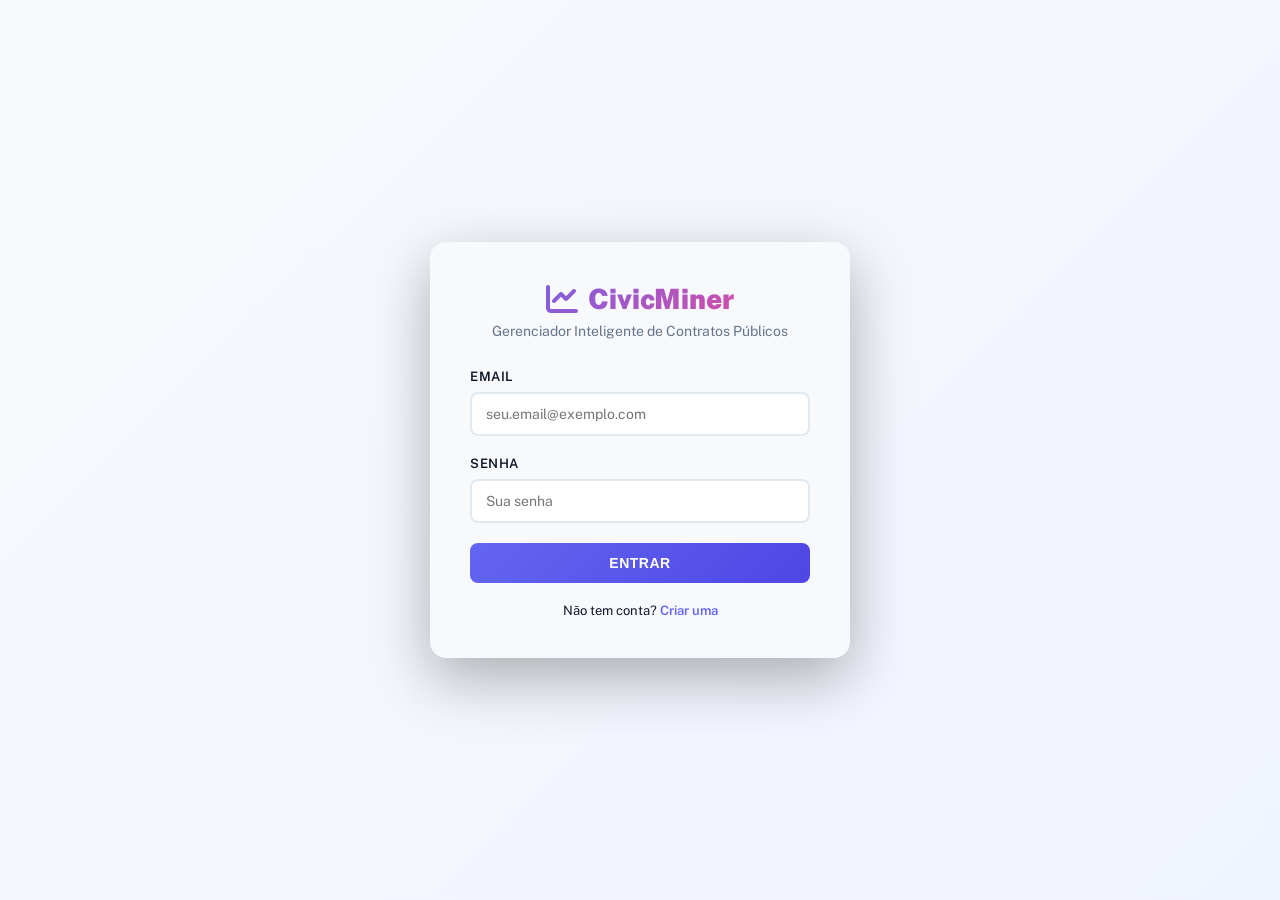
<file: templates/index.html>
<!DOCTYPE html>
<html lang="pt-BR">

<head>
    <meta charset="UTF-8">
    <meta name="viewport" content="width=device-width, initial-scale=1.0">
    <title>CivicMiner - Gerenciador de Contratos</title>
    <link
        href="https://fonts.googleapis.com/css2?family=Chivo:wght@700;900&family=Public+Sans:wght@400;500;600;700&display=swap"
        rel="stylesheet">
    <link href="https://cdnjs.cloudflare.com/ajax/libs/font-awesome/6.4.0/css/all.min.css" rel="stylesheet">
    <style>
        * {
            margin: 0;
            padding: 0;
            box-sizing: border-box;
        }

        :root {
            --background: #f8f9fc;
            --foreground: #0f172a;
            --card: #ffffff;
            --primary: #6366f1;
            --primary-dark: #4f46e5;
            --muted: #e2e8f0;
            --muted-foreground: #64748b;
            --accent: #ec4899;
            --success: #10b981;
            --warning: #f59e0b;
            --error: #ef4444;
            --shadow-hover: 0 20px 50px rgba(99, 102, 241, 0.25);
        }

        body.dark-mode {
            --background: #0f172a;
            --foreground: #f1f5f9;
            --card: #1e293b;
            --muted: #334155;
            --muted-foreground: #cbd5e1;
        }

        html {
            scroll-behavior: smooth;
        }

        body {
            font-family: 'Public Sans', sans-serif;
            background: var(--background);
            color: var(--foreground);
            transition: background 0.3s, color 0.3s;
            min-height: 100vh;
        }

        ::-webkit-scrollbar {
            width: 8px;
        }

        ::-webkit-scrollbar-track {
            background: var(--muted);
        }

        ::-webkit-scrollbar-thumb {
            background: var(--muted-foreground);
            border-radius: 4px;
        }

        ::-webkit-scrollbar-thumb:hover {
            background: var(--primary);
        }

        @keyframes spin {
            to {
                transform: rotate(360deg);
            }
        }

        @keyframes fadeIn {
            from {
                opacity: 0;
                transform: translateY(10px);
            }

            to {
                opacity: 1;
                transform: translateY(0);
            }
        }

        @keyframes slideIn {
            from {
                opacity: 0;
                transform: translateX(-20px);
            }

            to {
                opacity: 1;
                transform: translateX(0);
            }
        }

        .login-page {
            display: flex;
            align-items: center;
            justify-content: center;
            min-height: 100vh;
            background: linear-gradient(135deg, #f8f9fc 0%, #f0f4ff 100%);
        }

        .login-container {
            background: var(--background);
            border-radius: 16px;
            box-shadow: 0 20px 60px rgba(0, 0, 0, 0.3);
            width: 90%;
            max-width: 420px;
            padding: 40px;
            animation: fadeIn 0.5s ease-out;
        }

        .login-header {
            text-align: center;
            margin-bottom: 30px;
        }

        .logo-text {
            font-size: 28px;
            font-weight: 900;
            background: linear-gradient(135deg, var(--primary), var(--accent));
            -webkit-background-clip: text;
            -webkit-text-fill-color: transparent;
            background-clip: text;
            margin-bottom: 8px;
            display: flex;
            align-items: center;
            justify-content: center;
            gap: 10px;
        }

        .logo-icon {
            font-size: 32px;
        }

        .login-subtitle {
            color: var(--muted-foreground);
            font-size: 14px;
            margin-bottom: 30px;
        }

        .form-group {
            margin-bottom: 20px;
        }

        .form-label {
            display: block;
            font-size: 13px;
            font-weight: 600;
            margin-bottom: 8px;
            color: var(--foreground);
            text-transform: uppercase;
            letter-spacing: 0.5px;
        }

        .form-input {
            width: 100%;
            padding: 12px 14px;
            border: 2px solid var(--muted);
            border-radius: 8px;
            background: var(--card);
            color: var(--foreground);
            font-size: 14px;
            transition: all 0.2s;
            font-family: 'Public Sans', sans-serif;
        }

        .form-input:focus {
            outline: none;
            border-color: var(--primary);
            box-shadow: 0 0 0 3px rgba(99, 102, 241, 0.1);
        }

        .password-strength {
            margin-top: 6px;
            display: flex;
            gap: 4px;
            height: 3px;
        }

        .strength-bar {
            flex: 1;
            background: var(--muted);
            border-radius: 2px;
            transition: all 0.3s;
        }

        .strength-bar.filled {
            background: var(--error);
        }

        .strength-bar.filled.medium {
            background: var(--warning);
        }

        .strength-bar.filled.strong {
            background: var(--success);
        }

        .password-requirements {
            font-size: 12px;
            color: var(--muted-foreground);
            margin-top: 8px;
            line-height: 1.6;
        }

        .requirement {
            display: flex;
            align-items: center;
            gap: 6px;
        }

        .requirement i {
            font-size: 10px;
            width: 16px;
            text-align: center;
        }

        .requirement.met {
            color: var(--success);
        }

        .form-button {
            width: 100%;
            padding: 12px;
            border: none;
            border-radius: 8px;
            background: linear-gradient(135deg, var(--primary), var(--primary-dark));
            color: white;
            font-weight: 600;
            cursor: pointer;
            transition: all 0.3s;
            font-size: 14px;
            text-transform: uppercase;
            letter-spacing: 0.5px;
        }

        .form-button:hover:not(:disabled) {
            transform: translateY(-2px);
            box-shadow: 0 10px 20px rgba(99, 102, 241, 0.3);
        }

        .form-button:disabled {
            opacity: 0.5;
            cursor: not-allowed;
        }

        .form-toggle {
            text-align: center;
            margin-top: 20px;
            font-size: 13px;
        }

        .form-toggle a {
            color: var(--primary);
            cursor: pointer;
            font-weight: 600;
            text-decoration: none;
        }

        .form-toggle a:hover {
            text-decoration: underline;
        }

        .dashboard-page {
            display: none;
            animation: fadeIn 0.5s ease-out;
        }

        .dashboard-page.active {
            display: block;
        }

        .profile-page {
            display: none;
            animation: fadeIn 0.5s ease-out;
        }

        .profile-page.active {
            display: block;
        }

        .header {
            background: var(--card);
            border-bottom: 1px solid var(--muted);
            padding: 16px 24px;
            display: flex;
            justify-content: space-between;
            align-items: center;
            position: sticky;
            top: 0;
            z-index: 100;
        }

        .header-left {
            display: flex;
            align-items: center;
            gap: 16px;
        }

        .header-logo {
            font-size: 20px;
            font-weight: 900;
            background: linear-gradient(135deg, var(--primary), var(--accent));
            -webkit-background-clip: text;
            -webkit-text-fill-color: transparent;
            background-clip: text;
            display: flex;
            align-items: center;
            gap: 8px;
        }

        .header-divider {
            width: 1px;
            height: 24px;
            background: var(--muted);
        }

        .header-user {
            font-size: 14px;
            color: var(--muted-foreground);
            cursor: pointer;
            transition: all 0.2s;
            padding: 8px 12px;
            border-radius: 6px;
        }

        .header-user:hover {
            background: var(--muted);
            color: var(--foreground);
        }

        .header-user-name {
            font-weight: 600;
            color: var(--foreground);
        }

        .header-user-company {
            font-size: 12px;
            color: var(--muted-foreground);
            display: block;
            font-weight: 400;
            margin-top: 2px;
        }

        .header-right {
            display: flex;
            align-items: center;
            gap: 12px;
        }

        .theme-toggle,
        .logout-btn,
        .profile-btn {
            background: none;
            border: none;
            cursor: pointer;
            font-size: 18px;
            color: var(--foreground);
            padding: 8px;
            border-radius: 6px;
            transition: all 0.2s;
            display: flex;
            align-items: center;
            justify-content: center;
        }

        .theme-toggle:hover {
            background: var(--muted);
            transform: scale(1.1);
        }

        .logout-btn:hover {
            background: rgba(239, 68, 68, 0.1);
            color: var(--error);
        }

        .profile-btn:hover {
            background: var(--primary);
            color: white;
        }

        .main-content {
            max-width: 1400px;
            margin: 0 auto;
            padding: 24px;
        }

        .stats-grid {
            display: grid;
            grid-template-columns: repeat(auto-fit, minmax(200px, 1fr));
            gap: 16px;
            margin-bottom: 30px;
        }

        .stat-card {
            background: var(--card);
            border: 1px solid var(--muted);
            border-radius: 12px;
            padding: 20px;
            animation: slideIn 0.3s ease-out;
            transition: all 0.3s cubic-bezier(0.4, 0, 0.2, 1);
            cursor: default;
        }

        .stat-card:hover {
            transform: translateY(-4px);
            box-shadow: var(--shadow-hover);
            border-color: var(--primary);
        }

        .stat-icon {
            font-size: 24px;
            margin-bottom: 12px;
            background: linear-gradient(135deg, var(--primary), var(--accent));
            -webkit-background-clip: text;
            -webkit-text-fill-color: transparent;
            background-clip: text;
        }

        .stat-label {
            font-size: 12px;
            color: var(--muted-foreground);
            text-transform: uppercase;
            letter-spacing: 0.5px;
            font-weight: 600;
            margin-bottom: 6px;
        }

        .stat-value {
            font-size: 32px;
            font-weight: 900;
            background: linear-gradient(135deg, var(--primary), var(--accent));
            -webkit-background-clip: text;
            -webkit-text-fill-color: transparent;
            background-clip: text;
        }

        .content-grid {
            display: grid;
            grid-template-columns: 1fr 1fr;
            gap: 20px;
            margin-bottom: 20px;
        }

        @media (max-width: 1024px) {
            .content-grid {
                grid-template-columns: 1fr;
            }
        }

        .card {
            background: var(--card);
            border: 1px solid var(--muted);
            border-radius: 12px;
            padding: 24px;
            animation: slideIn 0.3s ease-out;
            transition: all 0.3s cubic-bezier(0.4, 0, 0.2, 1);
        }

        .card:hover {
            border-color: var(--primary);
            box-shadow: var(--shadow-hover);
            transform: translateY(-4px);
        }

        .card-header {
            margin-bottom: 20px;
            padding-bottom: 16px;
            border-bottom: 1px solid var(--muted);
        }

        .card-title {
            font-size: 18px;
            font-weight: 700;
            color: var(--foreground);
            display: flex;
            align-items: center;
            gap: 8px;
        }

        .card-title i {
            color: var(--primary);
        }

        .search-section {
            display: flex;
            flex-direction: column;
            gap: 12px;
        }

        .input-group {
            position: relative;
        }

        .input-group input {
            width: 100%;
            padding: 12px 14px;
            border: 2px solid var(--muted);
            border-radius: 8px;
            background: var(--background);
            color: var(--foreground);
            font-size: 14px;
            transition: all 0.2s;
        }

        .input-group input:focus {
            outline: none;
            border-color: var(--primary);
            box-shadow: 0 0 0 3px rgba(99, 102, 241, 0.1);
        }

        .suggestions {
            position: absolute;
            top: 100%;
            left: 0;
            right: 0;
            background: var(--card);
            border: 2px solid var(--primary);
            border-top: none;
            border-radius: 0 0 8px 8px;
            max-height: 200px;
            overflow-y: auto;
            display: none;
            z-index: 10;
            box-shadow: 0 4px 12px rgba(0, 0, 0, 0.1);
        }

        .suggestions.active {
            display: block;
        }

        .suggestion-item {
            padding: 10px 14px;
            cursor: pointer;
            color: var(--foreground);
            transition: all 0.2s;
            border-bottom: 1px solid var(--muted);
            font-size: 13px;
        }

        .suggestion-item:hover {
            background: var(--primary);
            color: white;
        }

        .suggestion-item:last-child {
            border-bottom: none;
        }

        .history-chips {
            display: flex;
            flex-wrap: wrap;
            gap: 8px;
            margin-bottom: 12px;
        }

        .chip {
            background: var(--primary);
            color: white;
            padding: 8px 12px;
            border-radius: 20px;
            font-size: 12px;
            font-weight: 600;
            cursor: pointer;
            transition: all 0.2s;
            display: flex;
            align-items: center;
            gap: 6px;
        }

        .chip:hover {
            background: var(--primary-dark);
            transform: scale(1.05);
            box-shadow: 0 4px 12px rgba(99, 102, 241, 0.3);
        }

        .chip i {
            font-size: 10px;
        }

        .city-warning {
            display: none;
            padding: 12px;
            background: rgba(245, 158, 11, 0.1);
            border: 1px solid rgba(245, 158, 11, 0.3);
            border-radius: 8px;
            color: var(--warning);
            font-size: 13px;
            margin-bottom: 12px;
            animation: fadeIn 0.3s ease-out;
        }

        .city-warning.active {
            display: block;
        }

        .progress-section {
            display: none;
            margin: 20px 0;
            animation: fadeIn 0.3s ease-out;
        }

        .progress-section.active {
            display: block;
        }

        .progress-header {
            margin-bottom: 12px;
            display: flex;
            justify-content: space-between;
            align-items: center;
        }

        .progress-label {
            font-size: 13px;
            font-weight: 600;
            color: var(--foreground);
        }

        .progress-percent {
            font-size: 13px;
            font-weight: 700;
            color: var(--primary);
        }

        .progress-bar {
            width: 100%;
            height: 8px;
            background: var(--muted);
            border-radius: 4px;
            overflow: hidden;
        }

        .progress-fill {
            height: 100%;
            background: linear-gradient(90deg, var(--primary), var(--accent));
            width: 0%;
            transition: width 0.3s ease;
            border-radius: 4px;
        }

        .cancel-btn {
            width: 100%;
            padding: 10px;
            border: 2px solid var(--error);
            background: transparent;
            color: var(--error);
            border-radius: 8px;
            cursor: pointer;
            font-weight: 600;
            font-size: 13px;
            transition: all 0.2s;
            margin-top: 12px;
        }

        .cancel-btn:hover {
            background: rgba(239, 68, 68, 0.1);
            transform: translateY(-2px);
            box-shadow: 0 4px 12px rgba(239, 68, 68, 0.2);
        }

        .download-btn {
            width: 100%;
            padding: 12px;
            border: none;
            border-radius: 8px;
            background: linear-gradient(135deg, var(--primary), var(--primary-dark));
            color: white;
            font-weight: 600;
            cursor: pointer;
            transition: all 0.3s;
            font-size: 14px;
            margin-top: 16px;
            display: flex;
            align-items: center;
            justify-content: center;
            gap: 8px;
            text-transform: uppercase;
            letter-spacing: 0.5px;
        }

        .download-btn:hover:not(:disabled) {
            transform: translateY(-2px);
            box-shadow: 0 10px 20px rgba(99, 102, 241, 0.3);
        }

        .download-btn:disabled {
            opacity: 0.5;
            cursor: not-allowed;
        }

        .download-btn.downloading {
            background: var(--warning);
        }

        .files-section {
            max-height: 500px;
            overflow-y: auto;
        }

        .file-list {
            display: flex;
            flex-direction: column;
            gap: 10px;
        }

        .file-item {
            background: var(--background);
            border: 1px solid var(--muted);
            padding: 14px 16px;
            border-radius: 8px;
            display: flex;
            justify-content: space-between;
            align-items: center;
            transition: all 0.2s;
            animation: slideIn 0.3s ease-out;
            cursor: pointer;
        }

        .file-item:hover {
            border-color: var(--primary);
            background: var(--card);
            box-shadow: 0 4px 12px rgba(99, 102, 241, 0.15);
        }

        .file-info {
            display: flex;
            align-items: center;
            gap: 12px;
            flex: 1;
            min-width: 0;
            cursor: pointer;
        }

        .file-icon {
            font-size: 18px;
            color: var(--primary);
            flex-shrink: 0;
        }

        .file-name {
            font-size: 14px;
            color: var(--foreground);
            word-break: break-word;
            overflow: hidden;
            text-overflow: ellipsis;
            cursor: pointer;
            text-decoration: none;
            font-weight: 500;
        }

        .file-name:hover {
            text-decoration: underline;
            color: var(--primary);
        }

        .file-actions {
            display: flex;
            gap: 8px;
            flex-shrink: 0;
        }

        .file-btn {
            background: none;
            border: none;
            cursor: pointer;
            font-size: 16px;
            padding: 6px;
            border-radius: 4px;
            transition: all 0.2s;
            color: var(--muted-foreground);
        }

        .file-btn:hover {
            background: var(--muted);
            color: var(--foreground);
            transform: scale(1.1);
        }

        .file-btn.delete:hover {
            color: var(--error);
        }

        .empty-state {
            text-align: center;
            padding: 30px 20px;
            color: var(--muted-foreground);
        }

        .empty-icon {
            font-size: 40px;
            margin-bottom: 12px;
            opacity: 0.5;
        }

        .clear-all-btn {
            width: 100%;
            padding: 10px;
            border: 2px solid var(--error);
            background: transparent;
            color: var(--error);
            border-radius: 8px;
            cursor: pointer;
            font-weight: 600;
            font-size: 13px;
            transition: all 0.2s;
            margin-top: 16px;
        }

        .clear-all-btn:hover {
            background: rgba(239, 68, 68, 0.1);
            transform: translateY(-2px);
            box-shadow: 0 4px 12px rgba(239, 68, 68, 0.2);
        }

        .toast {
            position: fixed;
            bottom: 24px;
            right: 24px;
            background: #ffffff !important;
            background-color: #ffffff !important;
            border: 2px solid var(--muted);
            border-radius: 12px;
            padding: 18px 28px;
            box-shadow: 0 15px 40px rgba(0, 0, 0, 0.3);
            display: flex;
            align-items: center;
            gap: 14px;
            max-width: 450px;
            animation: slideIn 0.3s ease-out;
            z-index: 1000;
            opacity: 1 !important;
            filter: none !important;
            backdrop-filter: none !important;
            color: #0f172a;
            mix-blend-mode: normal;
            isolation: isolate;
        }

        .toast.success {
            border-color: var(--success);
            background: #d1fae5 !important;
            background-color: #d1fae5 !important;
            color: var(--foreground);
            opacity: 1 !important;
        }

        .toast.error {
            border-color: var(--error);
            background: #fee2e2 !important;
            background-color: #fee2e2 !important;
            color: var(--foreground);
            opacity: 1 !important;
        }

        .toast-icon {
            font-size: 24px;
            flex-shrink: 0;
        }

        .toast.success .toast-icon {
            color: var(--success);
        }

        .toast.error .toast-icon {
            color: var(--error);
        }

        .toast-content {
            flex: 1;
        }

        .toast-title {
            font-weight: 700;
            color: #0f172a;
            font-size: 15px;
            margin-bottom: 4px;
        }

        .toast-message {
            font-size: 14px;
            color: #0f172a;
            line-height: 1.4;
            font-weight: 500;
        }

        .toast-close {
            background: none;
            border: none;
            cursor: pointer;
            color: #0f172a;
            font-size: 18px;
            padding: 0;
            flex-shrink: 0;
        }

        .toast-close:hover {
            color: #000000;
        }

        #toastContainer {
            position: fixed;
            bottom: 24px;
            right: 24px;
            z-index: 2000;
            opacity: 1 !important;
            mix-blend-mode: normal;
            isolation: isolate;
        }

        #toastContainer .toast {
            opacity: 1 !important;
            background: #ffffff !important;
            background-color: #ffffff !important;
        }

        #toastContainer .toast.success {
            background: #d1fae5 !important;
            background-color: #d1fae5 !important;
        }

        #toastContainer .toast.error {
            background: #fee2e2 !important;
            background-color: #fee2e2 !important;
        }

        /* PROFILE PAGE STYLES */
        .profile-header {
            background: var(--card);
            border: 1px solid var(--muted);
            border-radius: 12px;
            padding: 40px;
            text-align: center;
            margin-bottom: 30px;
            transition: all 0.3s cubic-bezier(0.4, 0, 0.2, 1);
        }

        .profile-header:hover {
            box-shadow: var(--shadow-hover);
            border-color: var(--primary);
        }

        .profile-avatar {
            width: 120px;
            height: 120px;
            border-radius: 50%;
            background: linear-gradient(135deg, var(--primary), var(--accent));
            display: flex;
            align-items: center;
            justify-content: center;
            font-size: 48px;
            color: white;
            margin: 0 auto 20px;
            position: relative;
            cursor: pointer;
            transition: all 0.3s;
            overflow: hidden;
            background-size: cover;
            background-position: center;
        }

        .profile-avatar:hover {
            transform: scale(1.05);
            box-shadow: 0 10px 30px rgba(99, 102, 241, 0.3);
        }

        .profile-avatar-icon {
            font-size: 48px;
            color: white;
            transition: all 0.3s;
        }

        .profile-avatar.has-image .profile-avatar-icon {
            display: none;
        }

        .profile-avatar-overlay {
            position: absolute;
            bottom: -30px;
            right: -30px;
            width: 60px;
            height: 60px;
            background: var(--primary);
            border-radius: 50%;
            display: flex;
            align-items: center;
            justify-content: center;
            color: white;
            font-size: 18px;
            transition: all 0.3s;
        }

        .profile-avatar:hover .profile-avatar-overlay {
            bottom: 0;
            right: 0;
        }

        .profile-avatar input[type="file"] {
            display: none;
        }

        .profile-name {
            font-size: 28px;
            font-weight: 900;
            color: var(--foreground);
            margin-bottom: 8px;
        }

        .profile-email {
            font-size: 14px;
            color: var(--muted-foreground);
            margin-bottom: 20px;
        }

        .profile-stats {
            display: grid;
            grid-template-columns: repeat(3, 1fr);
            gap: 16px;
        }

        .profile-stat {
            text-align: center;
        }

        .profile-stat-value {
            font-size: 24px;
            font-weight: 900;
            color: var(--primary);
        }

        .profile-stat-label {
            font-size: 12px;
            color: var(--muted-foreground);
            text-transform: uppercase;
            margin-top: 4px;
        }

        .profile-grid {
            display: grid;
            grid-template-columns: repeat(2, 1fr);
            gap: 20px;
        }

        @media (max-width: 768px) {
            .profile-grid {
                grid-template-columns: 1fr;
            }

            .profile-stats {
                grid-template-columns: 1fr;
            }
        }

        .profile-section {
            background: var(--card);
            border: 1px solid var(--muted);
            border-radius: 12px;
            padding: 24px;
            transition: all 0.3s cubic-bezier(0.4, 0, 0.2, 1);
        }

        .profile-section:hover {
            border-color: var(--primary);
            box-shadow: var(--shadow-hover);
            transform: translateY(-4px);
        }

        .profile-section h3 {
            font-size: 16px;
            font-weight: 700;
            margin-bottom: 16px;
            color: var(--foreground);
            display: flex;
            align-items: center;
            gap: 8px;
        }

        .profile-section h3 i {
            color: var(--primary);
        }

        .back-button {
            display: inline-flex;
            align-items: center;
            gap: 8px;
            background: none;
            border: none;
            color: var(--primary);
            cursor: pointer;
            font-weight: 600;
            font-size: 14px;
            margin-bottom: 20px;
            transition: all 0.2s;
        }

        .back-button:hover {
            gap: 12px;
            color: var(--primary-dark);
        }

        .delete-button {
            width: 100%;
            padding: 12px;
            border: 2px solid var(--error);
            background: transparent;
            color: var(--error);
            border-radius: 8px;
            cursor: pointer;
            font-weight: 600;
            font-size: 14px;
            transition: all 0.3s;
            margin-top: 20px;
        }

        .delete-button:hover {
            background: rgba(239, 68, 68, 0.1);
            transform: translateY(-2px);
            box-shadow: 0 4px 12px rgba(239, 68, 68, 0.2);
        }

        .save-button {
            width: 100%;
            padding: 12px;
            border: none;
            background: linear-gradient(135deg, var(--primary), var(--primary-dark));
            color: white;
            border-radius: 8px;
            cursor: pointer;
            font-weight: 600;
            font-size: 14px;
            transition: all 0.3s;
            margin-top: 16px;
        }

        .save-button:hover {
            transform: translateY(-2px);
            box-shadow: 0 10px 20px rgba(99, 102, 241, 0.3);
        }

        .form-row {
            display: grid;
            grid-template-columns: repeat(2, 1fr);
            gap: 16px;
        }

        @media (max-width: 768px) {
            .form-row {
                grid-template-columns: 1fr;
            }
        }
    </style>
</head>

<body>
    <!-- Login Page -->
    <div class="login-page" id="loginPage">
        <div class="login-container">
            <div class="login-header">
                <div class="logo-text"><i class="fas fa-chart-line logo-icon"></i> CivicMiner</div>
                <div class="login-subtitle">Gerenciador Inteligente de Contratos Públicos</div>
            </div>

            <form id="loginForm">
                <div class="form-group">
                    <label class="form-label" for="loginEmail">Email</label>
                    <input type="email" id="loginEmail" class="form-input" placeholder="seu.email@exemplo.com" required>
                </div>
                <div class="form-group">
                    <label class="form-label" for="loginPassword">Senha</label>
                    <input type="password" id="loginPassword" class="form-input" placeholder="Sua senha" required>
                </div>
                <button type="submit" class="form-button">Entrar</button>
                <div class="form-toggle">Não tem conta? <a onclick="switchToRegister()">Criar uma</a></div>
            </form>

            <form id="registerForm" style="display: none;">
                <div class="form-group">
                    <label class="form-label" for="regName">Nome Completo</label>
                    <input type="text" id="regName" class="form-input" placeholder="Seu nome" required>
                </div>
                <div class="form-group">
                    <label class="form-label" for="regEmail">Email</label>
                    <input type="email" id="regEmail" class="form-input" placeholder="seu.email@exemplo.com" required>
                </div>
                <div class="form-group">
                    <label class="form-label" for="regPassword">Senha</label>
                    <input type="password" id="regPassword" class="form-input" placeholder="Mínimo 8 caracteres"
                        required>
                    <div class="password-strength" id="passwordStrength">
                        <div class="strength-bar"></div>
                        <div class="strength-bar"></div>
                        <div class="strength-bar"></div>
                    </div>
                    <div class="password-requirements">
                        <div class="requirement" id="req-length"><i class="fas fa-circle"></i> Mínimo 8 caracteres</div>
                        <div class="requirement" id="req-uppercase"><i class="fas fa-circle"></i> Uma letra maiúscula
                        </div>
                        <div class="requirement" id="req-lowercase"><i class="fas fa-circle"></i> Uma letra minúscula
                        </div>
                        <div class="requirement" id="req-number"><i class="fas fa-circle"></i> Um número</div>
                        <div class="requirement" id="req-special"><i class="fas fa-circle"></i> Um caractere especial
                            (!@#$%^&*)</div>
                    </div>
                </div>
                <div class="form-group">
                    <label class="form-label" for="regPasswordConfirm">Confirmar Senha</label>
                    <input type="password" id="regPasswordConfirm" class="form-input" placeholder="Confirme sua senha"
                        required>
                </div>
                <button type="submit" class="form-button" id="registerBtn" disabled>Criar Conta</button>
                <div class="form-toggle">Já tem conta? <a onclick="switchToLogin()">Entrar</a></div>
            </form>
        </div>
    </div>

    <!-- Dashboard -->
    <div class="dashboard-page" id="dashboardPage">
        <div class="header">
            <div class="header-left">
                <div class="header-logo"><i class="fas fa-chart-line"></i> CivicMiner</div>
                <div class="header-divider"></div>
                <div class="header-user" onclick="goToProfile()" title="Ver perfil">
                    Olá, <span class="header-user-name" id="userDisplayName">Usuário</span>
                    <span class="header-user-company" id="userCompanyDisplay"></span>
                </div>
            </div>
            <div class="header-right">
                <button class="profile-btn" onclick="goToProfile()" title="Meu Perfil"><i
                        class="fas fa-user-circle"></i></button>
                <button class="theme-toggle" onclick="toggleTheme()" title="Alternar tema"><i class="fas fa-moon"
                        id="themeIcon"></i></button>
                <button class="logout-btn" onclick="logout()" title="Sair"><i class="fas fa-power-off"></i></button>
            </div>
        </div>

        <div class="main-content">
            <div class="stats-grid">
                <div class="stat-card">
                    <div class="stat-icon"><i class="fas fa-file-pdf"></i></div>
                    <div class="stat-label">Total de Arquivos</div>
                    <div class="stat-value" id="totalFiles">0</div>
                </div>
                <div class="stat-card">
                    <div class="stat-icon"><i class="fas fa-city"></i></div>
                    <div class="stat-label">Cidades Pesquisadas</div>
                    <div class="stat-value" id="totalCities">0</div>
                </div>
                <div class="stat-card">
                    <div class="stat-icon"><i class="fas fa-download"></i></div>
                    <div class="stat-label">Downloads Hoje</div>
                    <div class="stat-value" id="todayDownloads">0</div>
                </div>
            </div>

            <div class="content-grid">
                <div class="card">
                    <div class="card-header">
                        <h2 class="card-title"><i class="fas fa-search"></i> Pesquisar Contratos</h2>
                    </div>
                    <div class="search-section">
                        <div class="history-chips" id="historyCities"></div>
                        <div class="city-warning" id="cityWarning"><i class="fas fa-exclamation-triangle"></i> <span
                                id="warningText"></span></div>
                        <div class="input-group">
                            <input type="text" id="cityInput" placeholder="Digite o nome da cidade..."
                                autocomplete="off">
                            <div class="suggestions" id="suggestions"></div>
                        </div>
                        <div class="progress-section" id="progressSection">
                            <div class="progress-header">
                                <span class="progress-label" id="progressLabel">Aguardando...</span>
                                <span class="progress-percent" id="progressPercent">0%</span>
                            </div>
                            <div class="progress-bar">
                                <div class="progress-fill" id="progressFill"></div>
                            </div>
                            <button class="cancel-btn" id="cancelBtn" onclick="cancelarDownload()"><i
                                    class="fas fa-times"></i> Cancelar Operação</button>
                        </div>
                        <button class="download-btn" id="downloadBtn" onclick="executarScraper()"><i
                                class="fas fa-download"></i> Clique para Baixar PDF</button>
                    </div>
                </div>

                <div class="card">
                    <div class="card-header">
                        <h2 class="card-title"><i class="fas fa-list"></i> Arquivos Baixados</h2>
                    </div>
                    <div class="files-section" id="filesSection">
                        <div class="file-list" id="fileList"></div>
                    </div>
                    <button class="clear-all-btn" onclick="limparPasta()"><i class="fas fa-trash"></i> Limpar
                        Todos</button>
                </div>
            </div>
        </div>
    </div>

    <!-- Profile Page -->
    <div class="profile-page" id="profilePage">
        <div class="header">
            <div class="header-left">
                <div class="header-logo"><i class="fas fa-chart-line"></i> CivicMiner</div>
            </div>
            <div class="header-right">
                <button class="theme-toggle" onclick="toggleTheme()" title="Alternar tema"><i class="fas fa-moon"
                        id="themeIcon2"></i></button>
                <button class="logout-btn" onclick="logout()" title="Sair"><i class="fas fa-power-off"></i></button>
            </div>
        </div>

        <div class="main-content">
            <button class="back-button" onclick="goToDashboard()"><i class="fas fa-arrow-left"></i> Voltar</button>

            <div class="profile-header">
                <div class="profile-avatar" id="profileAvatar" onclick="document.getElementById('avatarInput').click()">
                    <i class="fas fa-user profile-avatar-icon"></i>
                    <div class="profile-avatar-overlay"><i class="fas fa-camera"></i></div>
                </div>
                <input type="file" id="avatarInput" accept="image/*" onchange="handleAvatarUpload(event)">
                <h1 class="profile-name" id="profileName">Seu Nome</h1>
                <p class="profile-email" id="profileEmailDisplay">seu.email@exemplo.com</p>
                <div class="profile-stats">
                    <div class="profile-stat">
                        <div class="profile-stat-value" id="profileTotalFiles">0</div>
                        <div class="profile-stat-label">Arquivos</div>
                    </div>
                    <div class="profile-stat">
                        <div class="profile-stat-value" id="profileTotalCities">0</div>
                        <div class="profile-stat-label">Cidades</div>
                    </div>
                    <div class="profile-stat">
                        <div class="profile-stat-value" id="profileJoinDate">0</div>
                        <div class="profile-stat-label">Dias</div>
                    </div>
                </div>
            </div>

            <div class="profile-grid">
                <div class="profile-section">
                    <h3><i class="fas fa-user-edit"></i> Informações Pessoais</h3>
                    <div class="form-group">
                        <label class="form-label">Nome Completo</label>
                        <input type="text" id="profileFullName" class="form-input" placeholder="Seu nome completo">
                    </div>
                    <div class="form-group">
                        <label class="form-label">Email</label>
                        <input type="email" id="profileEmail" class="form-input" placeholder="seu.email@exemplo.com">
                    </div>
                    <div class="form-group">
                        <label class="form-label">Telefone</label>
                        <input type="tel" id="profilePhone" class="form-input" placeholder="(11) 99999-9999">
                    </div>
                </div>

                <div class="profile-section">
                    <h3><i class="fas fa-briefcase"></i> Informações Profissionais</h3>
                    <div class="form-group">
                        <label class="form-label">Empresa</label>
                        <input type="text" id="profileCompany" class="form-input" placeholder="Nome da empresa">
                    </div>
                    <div class="form-group">
                        <label class="form-label">Cargo</label>
                        <input type="text" id="profilePosition" class="form-input" placeholder="Seu cargo">
                    </div>
                </div>

                <div class="profile-section">
                    <h3><i class="fas fa-lock"></i> Segurança</h3>
                    <div class="form-group">
                        <label class="form-label">Senha Atual</label>
                        <input type="password" id="profileCurrentPassword" class="form-input"
                            placeholder="Digite sua senha atual">
                    </div>
                    <div class="form-group">
                        <label class="form-label">Nova Senha</label>
                        <input type="password" id="profileNewPassword" class="form-input"
                            placeholder="Digite a nova senha (deixe em branco para não alterar)">
                    </div>
                    <div class="form-group">
                        <label class="form-label">Confirmar Nova Senha</label>
                        <input type="password" id="profileConfirmPassword" class="form-input"
                            placeholder="Confirme a nova senha">
                    </div>
                </div>

                <div class="profile-section">
                    <h3><i class="fas fa-cog"></i> Conta</h3>
                    <p style="color: var(--muted-foreground); font-size: 13px; margin-bottom: 16px;">Membro desde:
                        <strong id="memberSince">-</strong>
                    </p>
                    <p style="color: var(--muted-foreground); font-size: 13px; margin-bottom: 16px;">Última atualização:
                        <strong id="lastUpdate">-</strong>
                    </p>
                    <button class="delete-button" onclick="deleteAccount()"><i class="fas fa-trash"></i> Deletar Conta
                        Permanentemente</button>
                </div>
            </div>

            <button class="save-button" onclick="saveProfile()"><i class="fas fa-save"></i> Salvar Alterações</button>
        </div>
    </div>

    <script>
        // Lista opcional de cidades conhecidas (apenas para sugestão)
        const CIDADES_IPM = ['São José', 'Palhoça', 'Brusque', 'Blumenau', 'Itajaí', 'Camboriú', 'Bombinhas', 'Penha', 'Piçarras', 'Porto Belo'];

        // Sistema de Autenticação
        function getUsuariosRegistrados() {
            return JSON.parse(localStorage.getItem('usuariosRegistrados') || '[]');
        }

        function salvarUsuariosRegistrados(usuarios) {
            localStorage.setItem('usuariosRegistrados', JSON.stringify(usuarios));
        }

        function usuarioExiste(email) {
            const usuarios = getUsuariosRegistrados();
            return usuarios.some(u => u.email.toLowerCase() === email.toLowerCase());
        }

        function validarLogin(email, senha) {
            const usuarios = getUsuariosRegistrados();

            // Validações de segurança
            if (!email || !senha) return null;
            if (typeof email !== 'string' || typeof senha !== 'string') return null;
            if (email.length > 255 || senha.length > 255) return null;

            // Procura pelo usuário com email e senha corretos
            return usuarios.find(u =>
                u.email && u.password &&
                u.email.toLowerCase() === email.toLowerCase() &&
                u.password === senha
            ) || null;
        }

        function validatePassword(password) {
            return {
                length: password.length >= 8,
                uppercase: /[A-Z]/.test(password),
                lowercase: /[a-z]/.test(password),
                number: /[0-9]/.test(password),
                special: /[!@#$%^&*]/.test(password)
            };
        }

        function updatePasswordStrength() {
            const password = document.getElementById('regPassword').value;
            const validation = validatePassword(password);
            const strength = Object.values(validation).filter(Boolean).length;

            document.getElementById('req-length').classList.toggle('met', validation.length);
            document.getElementById('req-uppercase').classList.toggle('met', validation.uppercase);
            document.getElementById('req-lowercase').classList.toggle('met', validation.lowercase);
            document.getElementById('req-number').classList.toggle('met', validation.number);
            document.getElementById('req-special').classList.toggle('met', validation.special);

            const bars = document.querySelectorAll('.strength-bar');
            bars.forEach((bar, index) => {
                bar.classList.remove('filled', 'medium', 'strong');
                if (index < strength) {
                    bar.classList.add('filled');
                    if (strength >= 3) bar.classList.add('medium');
                    if (strength >= 5) bar.classList.add('strong');
                }
            });

            const passwordConfirm = document.getElementById('regPasswordConfirm').value;
            const isValid = strength >= 5 && password === passwordConfirm && password.length > 0;
            document.getElementById('registerBtn').disabled = !isValid;
        }

        function switchToRegister() {
            document.getElementById('loginForm').style.display = 'none';
            document.getElementById('registerForm').style.display = 'block';
        }

        function switchToLogin() {
            document.getElementById('registerForm').style.display = 'none';
            document.getElementById('loginForm').style.display = 'block';
        }

        document.getElementById('loginForm').addEventListener('submit', function (e) {
            e.preventDefault();
            const email = document.getElementById('loginEmail').value.trim();
            const senha = document.getElementById('loginPassword').value;

            if (!email || !senha) {
                showToast('Erro', 'Por favor, preencha todos os campos', 'error');
                return;
            }

            const usuario = validarLogin(email, senha);
            if (!usuario) {
                showToast('Erro de autenticação', 'Email ou senha incorretos', 'error');
                document.getElementById('loginPassword').value = '';
                return;
            }

            // Carregar dados do usuário autenticado
            localStorage.setItem('usuarioAtual', email);
            localStorage.setItem('userEmail', usuario.email);
            localStorage.setItem('userName', usuario.name);
            localStorage.setItem('userPhone', usuario.phone || '');
            localStorage.setItem('userCompany', usuario.company || '');
            localStorage.setItem('userPosition', usuario.position || '');
            localStorage.setItem('userAvatar', usuario.avatar || '');
            localStorage.setItem('userJoinDate', usuario.joinDate || new Date().toISOString());
            localStorage.setItem('cityHistory', usuario.cityHistory || '[]');

            document.getElementById('userDisplayName').textContent = usuario.name;
            document.getElementById('userCompanyDisplay').textContent = usuario.company ? `(${usuario.company})` : '';
            document.getElementById('loginPage').style.display = 'none';
            document.getElementById('dashboardPage').classList.add('active');
            loadHistory();
            updateStatistics();
            updateFiles();
            showToast('Bem-vindo!', `Login realizado com sucesso, ${usuario.name}!`, 'success');
        });

        document.getElementById('registerForm').addEventListener('submit', function (e) {
            e.preventDefault();
            const name = document.getElementById('regName').value.trim();
            const email = document.getElementById('regEmail').value.trim().toLowerCase();
            const password = document.getElementById('regPassword').value;
            const passwordConfirm = document.getElementById('regPasswordConfirm').value;

            // Validações
            if (!name || !email) {
                showToast('Erro', 'Nome e email são obrigatórios', 'error');
                return;
            }

            // Validar formato de email
            const emailRegex = /^[^\s@]+@[^\s@]+\.[^\s@]+$/;
            if (!emailRegex.test(email)) {
                showToast('Erro', 'Email inválido. Use um formato válido', 'error');
                return;
            }

            // Validar nome (min 3 caracteres)
            if (name.length < 3 || name.length > 100) {
                showToast('Erro', 'Nome deve ter entre 3 e 100 caracteres', 'error');
                return;
            }

            if (password !== passwordConfirm) {
                showToast('Erro', 'As senhas não coincidem', 'error');
                return;
            }

            // Validar força da senha
            const validation = validatePassword(password);
            const strength = Object.values(validation).filter(Boolean).length;
            if (strength < 5) {
                showToast('Erro', 'Senha não atende aos requisitos de segurança', 'error');
                return;
            }

            if (usuarioExiste(email)) {
                showToast('Erro', 'Este email já está cadastrado. Use outro ou faça login', 'error');
                return;
            }

            // Registrar novo usuário
            const usuarios = getUsuariosRegistrados();
            const novoUsuario = {
                name: name,
                email: email,
                password: password,
                joinDate: new Date().toISOString(),
                phone: '',
                company: '',
                position: '',
                avatar: '',
                cityHistory: '[]'
            };

            usuarios.push(novoUsuario);
            salvarUsuariosRegistrados(usuarios);

            // Fazer login automático
            localStorage.setItem('usuarioAtual', email);
            localStorage.setItem('userEmail', email);
            localStorage.setItem('userName', name);
            localStorage.setItem('userPassword', password);
            localStorage.setItem('userPhone', '');
            localStorage.setItem('userCompany', '');
            localStorage.setItem('userPosition', '');
            localStorage.setItem('userAvatar', '');
            localStorage.setItem('userJoinDate', new Date().toISOString());
            localStorage.setItem('cityHistory', '[]');

            // Limpar formulário
            document.getElementById('regName').value = '';
            document.getElementById('regEmail').value = '';
            document.getElementById('regPassword').value = '';
            document.getElementById('regPasswordConfirm').value = '';
            document.getElementById('registerBtn').disabled = true;

            document.getElementById('userDisplayName').textContent = name;
            document.getElementById('userCompanyDisplay').textContent = '';
            document.getElementById('loginPage').style.display = 'none';
            document.getElementById('dashboardPage').classList.add('active');
            loadHistory();
            updateStatistics();
            updateFiles();
            showToast('Bem-vindo!', `Conta criada com sucesso, ${name}!`, 'success');
        });

        document.getElementById('regPassword').addEventListener('input', updatePasswordStrength);
        document.getElementById('regPasswordConfirm').addEventListener('input', updatePasswordStrength);

        function logout() {
            if (confirm('Deseja realmente sair?')) {
                // Salvar dados do usuário antes de deslogar
                const usuarioAtual = localStorage.getItem('usuarioAtual');
                if (usuarioAtual) {
                    const usuarios = getUsuariosRegistrados();
                    const index = usuarios.findIndex(u => u.email.toLowerCase() === usuarioAtual.toLowerCase());
                    if (index !== -1) {
                        usuarios[index] = {
                            ...usuarios[index],
                            phone: localStorage.getItem('userPhone') || '',
                            company: localStorage.getItem('userCompany') || '',
                            position: localStorage.getItem('userPosition') || '',
                            avatar: localStorage.getItem('userAvatar') || '',
                            cityHistory: localStorage.getItem('cityHistory') || '[]'
                        };
                        salvarUsuariosRegistrados(usuarios);
                    }
                }

                // Limpar dados da sessão
                localStorage.removeItem('usuarioAtual');
                localStorage.removeItem('userName');
                localStorage.removeItem('userEmail');
                localStorage.removeItem('userPassword');
                localStorage.removeItem('userPhone');
                localStorage.removeItem('userCompany');
                localStorage.removeItem('userPosition');
                localStorage.removeItem('userAvatar');
                localStorage.removeItem('userJoinDate');
                localStorage.removeItem('cityHistory');

                document.getElementById('loginPage').style.display = 'flex';
                document.getElementById('dashboardPage').classList.remove('active');
                document.getElementById('profilePage').classList.remove('active');
                document.getElementById('loginForm').style.display = 'block';
                document.getElementById('registerForm').style.display = 'none';
                document.getElementById('loginEmail').value = '';
                document.getElementById('loginPassword').value = '';
                showToast('Até logo!', 'Você foi desconectado com sucesso', 'success');
            }
        }

        function goToDashboard() {
            document.getElementById('profilePage').classList.remove('active');
            document.getElementById('dashboardPage').classList.add('active');
        }

        function goToProfile() {
            loadProfileData();
            document.getElementById('dashboardPage').classList.remove('active');
            document.getElementById('profilePage').classList.add('active');
        }

        function toggleTheme() {
            document.body.classList.toggle('dark-mode');
            const isDark = document.body.classList.contains('dark-mode');
            localStorage.setItem('darkMode', isDark);
            updateThemeIcon();
        }

        function updateThemeIcon() {
            const icon1 = document.getElementById('themeIcon');
            const icon2 = document.getElementById('themeIcon2');
            const isDark = document.body.classList.contains('dark-mode');
            if (icon1) icon1.className = isDark ? 'fas fa-sun' : 'fas fa-moon';
            if (icon2) icon2.className = isDark ? 'fas fa-sun' : 'fas fa-moon';
        }

        function loadProfileData() {
            const name = localStorage.getItem('userName') || 'Usuário';
            const email = localStorage.getItem('userEmail') || '';
            const phone = localStorage.getItem('userPhone') || '';
            const company = localStorage.getItem('userCompany') || '';
            const position = localStorage.getItem('userPosition') || '';
            const avatarImage = localStorage.getItem('userAvatar') || '';
            const joinDate = localStorage.getItem('userJoinDate') || new Date().toISOString();
            localStorage.setItem('userJoinDate', joinDate);

            document.getElementById('profileName').textContent = name;
            document.getElementById('profileEmailDisplay').textContent = email;
            document.getElementById('profileFullName').value = name;
            document.getElementById('profileEmail').value = email;
            document.getElementById('profilePhone').value = phone;
            document.getElementById('profileCompany').value = company;
            document.getElementById('profilePosition').value = position;
            document.getElementById('memberSince').textContent = new Date(joinDate).toLocaleDateString('pt-BR');
            document.getElementById('lastUpdate').textContent = new Date().toLocaleDateString('pt-BR');
            document.getElementById('profileJoinDate').textContent = Math.floor((Date.now() - new Date(joinDate).getTime()) / (1000 * 60 * 60 * 24));

            if (avatarImage) {
                const avatar = document.getElementById('profileAvatar');
                avatar.style.backgroundImage = `url('${avatarImage}')`;
                avatar.classList.add('has-image');
            }

            updateProfileStats();
        }

        function handleAvatarUpload(event) {
            const file = event.target.files[0];
            if (!file) return;

            const reader = new FileReader();
            reader.onload = function (e) {
                const imageData = e.target.result;
                const usuarioAtual = localStorage.getItem('usuarioAtual');

                // Salvar em localStorage para sessão
                localStorage.setItem('userAvatar', imageData);

                // Salvar no banco de dados de usuários
                if (usuarioAtual) {
                    const usuarios = getUsuariosRegistrados();
                    const index = usuarios.findIndex(u => u.email.toLowerCase() === usuarioAtual.toLowerCase());
                    if (index !== -1) {
                        usuarios[index].avatar = imageData;
                        salvarUsuariosRegistrados(usuarios);
                    }
                }

                const avatar = document.getElementById('profileAvatar');
                avatar.style.backgroundImage = `url('${imageData}')`;
                avatar.classList.add('has-image');

                showToast('Sucesso!', 'Foto de perfil atualizada', 'success');
            };
            reader.readAsDataURL(file);
            event.target.value = '';
        }

        function updateProfileStats() {
            const history = JSON.parse(localStorage.getItem('cityHistory') || '[]');
            const files = document.querySelectorAll('.file-item').length;
            document.getElementById('profileTotalFiles').textContent = files;
            document.getElementById('profileTotalCities').textContent = history.length;
        }

        function saveProfile() {
            const name = document.getElementById('profileFullName').value.trim();
            const email = document.getElementById('profileEmail').value.trim().toLowerCase();
            const phone = document.getElementById('profilePhone').value.trim();
            const company = document.getElementById('profileCompany').value.trim();
            const position = document.getElementById('profilePosition').value.trim();
            const newPassword = document.getElementById('profileNewPassword').value;
            const confirmPassword = document.getElementById('profileConfirmPassword').value;
            const usuarioAtual = localStorage.getItem('usuarioAtual');

            // Validações
            if (!name || !email) {
                showToast('Erro', 'Nome e email são obrigatórios', 'error');
                return;
            }

            // Validar formato de email
            const emailRegex = /^[^\s@]+@[^\s@]+\.[^\s@]+$/;
            if (!emailRegex.test(email)) {
                showToast('Erro', 'Email inválido. Use um formato válido', 'error');
                return;
            }

            // Validar nome (min 3 caracteres)
            if (name.length < 3 || name.length > 100) {
                showToast('Erro', 'Nome deve ter entre 3 e 100 caracteres', 'error');
                return;
            }

            // Validar comprimento de campos
            if (phone.length > 20) {
                showToast('Erro', 'Telefone muito longo (máximo 20 caracteres)', 'error');
                return;
            }

            if (company.length > 100) {
                showToast('Erro', 'Nome da empresa muito longo (máximo 100 caracteres)', 'error');
                return;
            }

            if (position.length > 50) {
                showToast('Erro', 'Cargo muito longo (máximo 50 caracteres)', 'error');
                return;
            }

            if (newPassword && newPassword !== confirmPassword) {
                showToast('Erro', 'As senhas não coincidem', 'error');
                return;
            }

            // Se digitou nova senha, validar força
            if (newPassword) {
                const validation = validatePassword(newPassword);
                const strength = Object.values(validation).filter(Boolean).length;
                if (strength < 5) {
                    showToast('Erro', 'Nova senha não atende aos requisitos de segurança', 'error');
                    return;
                }
            }

            // Verificar se email foi alterado e já existe
            if (email !== usuarioAtual && usuarioExiste(email)) {
                showToast('Erro', 'Este email já está cadastrado', 'error');
                return;
            }

            // Atualizar localStorage para sessão
            localStorage.setItem('userName', name);
            localStorage.setItem('userEmail', email);
            localStorage.setItem('userPhone', phone);
            localStorage.setItem('userCompany', company);
            localStorage.setItem('userPosition', position);

            if (newPassword) localStorage.setItem('userPassword', newPassword);

            // Atualizar no banco de dados de usuários registrados
            if (usuarioAtual) {
                const usuarios = getUsuariosRegistrados();
                const index = usuarios.findIndex(u => u.email.toLowerCase() === usuarioAtual.toLowerCase());
                if (index !== -1) {
                    usuarios[index] = {
                        ...usuarios[index],
                        name: name,
                        email: email,
                        phone: phone,
                        company: company,
                        position: position,
                        avatar: localStorage.getItem('userAvatar') || usuarios[index].avatar,
                        cityHistory: localStorage.getItem('cityHistory') || usuarios[index].cityHistory
                    };

                    if (newPassword) {
                        usuarios[index].password = newPassword;
                    }

                    salvarUsuariosRegistrados(usuarios);

                    // Se email foi alterado, atualizar a chave de usuário atual
                    if (email !== usuarioAtual) {
                        localStorage.setItem('usuarioAtual', email);
                    }
                }
            }

            document.getElementById('userDisplayName').textContent = name;
            document.getElementById('userCompanyDisplay').textContent = company ? `(${company})` : '';
            document.getElementById('profileName').textContent = name;
            document.getElementById('profileEmailDisplay').textContent = email;

            document.getElementById('profileCurrentPassword').value = '';
            document.getElementById('profileNewPassword').value = '';
            document.getElementById('profileConfirmPassword').value = '';

            showToast('Sucesso!', 'Perfil atualizado com sucesso', 'success');
        }

        function deleteAccount() {
            if (confirm('⚠️ ATENÇÃO: Esta ação é irreversível. Todos os seus dados e downloads serão deletados. Deseja continuar?')) {
                const usuarioAtual = localStorage.getItem('usuarioAtual');

                // Remover usuário do banco de dados de usuários registrados
                if (usuarioAtual) {
                    const usuarios = getUsuariosRegistrados();
                    const indexRemover = usuarios.findIndex(u => u.email.toLowerCase() === usuarioAtual.toLowerCase());
                    if (indexRemover !== -1) {
                        usuarios.splice(indexRemover, 1);
                        salvarUsuariosRegistrados(usuarios);
                    }
                }

                // Tentar deletar arquivos do backend
                try {
                    fetch('/api/limpar', { method: 'POST' }).catch(() => { });
                } catch (e) {
                    console.log('Aviso ao deletar pasta:', e);
                }

                // LIMPAR COMPLETAMENTE localStorage - não deixar NADA para trás
                localStorage.clear();

                // Garantir que dados específicos também foram removidos
                sessionStorage.clear();

                showToast('Conta deletada', 'Sua conta e todos os dados foram permanentemente removidos', 'success');

                // Voltar para login após breve espera e recarregar página
                setTimeout(() => {
                    location.reload();
                }, 1000);
            }
        }

        function showToast(title, message, type = 'success', duration = 5000) {
            const container = document.getElementById('toastContainer');
            const toast = document.createElement('div');
            const id = 'toast-' + Date.now();
            toast.className = `toast ${type}`;
            toast.id = id;
            toast.innerHTML = `
                <div class="toast-icon"><i class="fas fa-${type === 'success' ? 'check-circle' : 'exclamation-circle'}"></i></div>
                <div class="toast-content">
                    <div class="toast-title">${title}</div>
                    <div class="toast-message">${message}</div>
                </div>
                <button class="toast-close" onclick="document.getElementById('${id}').remove()"><i class="fas fa-times"></i></button>
            `;
            container.appendChild(toast);
            let autoDuration = duration;
            if (duration === 5000) {
                const extra = Math.min(12000, Math.max(0, message.length * 60));
                autoDuration = Math.min(15000, 3000 + extra);
            }
            if (autoDuration > 0) setTimeout(() => toast.remove(), autoDuration);
        }

        function loadHistory() {
            let cityHistory = localStorage.getItem('cityHistory') || '[]';
            let history = [];

            try {
                // Tenta fazer parse do JSON
                history = JSON.parse(cityHistory);

                // Filtra elementos inválidos (não-strings, emails, etc)
                history = history.filter(city => {
                    if (typeof city !== 'string') return false;
                    // Remove se parecer um email
                    if (city.includes('@')) return false;
                    // Remove se estiver vazio
                    if (city.trim().length === 0) return false;
                    return true;
                });

                // Se teve alterações, salva de volta
                if (history.length !== JSON.parse(cityHistory).length) {
                    localStorage.setItem('cityHistory', JSON.stringify(history));
                }
            } catch (e) {
                console.error('Erro ao parsear cityHistory:', e);
                history = [];
            }

            const container = document.getElementById('historyCities');
            container.innerHTML = '';
            if (history.length === 0) {
                container.innerHTML = '<div style="color: var(--muted-foreground); font-size: 13px;">Nenhuma cidade pesquisada ainda</div>';
                return;
            }
            history.forEach(city => {
                const chip = document.createElement('div');
                chip.className = 'chip';
                chip.innerHTML = `${city} <i class="fas fa-times"></i>`;
                chip.onclick = (e) => {
                    if (e.target.closest('i')) {
                        removeFromHistory(city);
                    } else {
                        document.getElementById('cityInput').value = city;
                        closeSuggestions();
                    }
                };
                container.appendChild(chip);
            });
        }

        function addToHistory(city) {
            const history = JSON.parse(localStorage.getItem('cityHistory') || '[]');
            const usuarioAtual = localStorage.getItem('usuarioAtual');

            if (!history.includes(city)) {
                history.unshift(city);
                history.splice(10);
            } else {
                let newHistory = history.filter(c => c !== city);
                newHistory.unshift(city);
                localStorage.setItem('cityHistory', JSON.stringify(newHistory));

                // Persistir no banco de dados
                if (usuarioAtual) {
                    const usuarios = getUsuariosRegistrados();
                    const index = usuarios.findIndex(u => u.email.toLowerCase() === usuarioAtual.toLowerCase());
                    if (index !== -1) {
                        usuarios[index].cityHistory = JSON.stringify(newHistory);
                        salvarUsuariosRegistrados(usuarios);
                    }
                }

                loadHistory();
                return;
            }
            localStorage.setItem('cityHistory', JSON.stringify(history));

            // Persistir no banco de dados
            if (usuarioAtual) {
                const usuarios = getUsuariosRegistrados();
                const index = usuarios.findIndex(u => u.email.toLowerCase() === usuarioAtual.toLowerCase());
                if (index !== -1) {
                    usuarios[index].cityHistory = JSON.stringify(history);
                    salvarUsuariosRegistrados(usuarios);
                }
            }

            loadHistory();
        }

        function removeFromHistory(city) {
            let history = JSON.parse(localStorage.getItem('cityHistory') || '[]');
            history = history.filter(c => c !== city);
            localStorage.setItem('cityHistory', JSON.stringify(history));

            // Persistir no banco de dados
            const usuarioAtual = localStorage.getItem('usuarioAtual');
            if (usuarioAtual) {
                const usuarios = getUsuariosRegistrados();
                const index = usuarios.findIndex(u => u.email.toLowerCase() === usuarioAtual.toLowerCase());
                if (index !== -1) {
                    usuarios[index].cityHistory = JSON.stringify(history);
                    salvarUsuariosRegistrados(usuarios);
                }
            }

            loadHistory();
        }

        function mostrarSuggestions() {
            const input = document.getElementById('cityInput').value.toLowerCase();
            const suggestionsDiv = document.getElementById('suggestions');
            let history = [];

            try {
                // Carrega e filtra histórico
                let rawHistory = JSON.parse(localStorage.getItem('cityHistory') || '[]');
                history = rawHistory.filter(city => {
                    if (typeof city !== 'string') return false;
                    if (city.includes('@')) return false; // Remove emails
                    if (city.trim().length === 0) return false;
                    return true;
                });
            } catch (e) {
                history = [];
            }

            if (input.length === 0) {
                suggestionsDiv.classList.remove('active');
                return;
            }
            const filtered = history.filter(city => city.toLowerCase().includes(input));
            if (filtered.length === 0) {
                suggestionsDiv.classList.remove('active');
                return;
            }
            suggestionsDiv.innerHTML = filtered.map(city => `<div class="suggestion-item" onclick="preencherCidade('${city}')">${city}</div>`).join('');
            suggestionsDiv.classList.add('active');
        }

        function preencherCidade(cidade) {
            document.getElementById('cityInput').value = cidade;
            closeSuggestions();
            checkCityValidity(cidade);
        }

        function closeSuggestions() {
            document.getElementById('suggestions').classList.remove('active');
        }

        function checkCityValidity(city) {
            // Apenas esconde o aviso - permite qualquer cidade
            // Só mostra erro se o scraper falhar
            const warning = document.getElementById('cityWarning');
            warning.classList.remove('active');
        }

        document.getElementById('cityInput').addEventListener('input', () => {
            mostrarSuggestions();
            checkCityValidity(document.getElementById('cityInput').value);
        });

        document.addEventListener('click', (e) => {
            if (!e.target.closest('.input-group')) closeSuggestions();
        });

        let cancelarOperacao = false;

        async function cancelarDownload() {
            cancelarOperacao = true;
            
            // Chama a API para cancelar o scraper no backend
            try {
                const response = await fetch('/api/cancelar', {
                    method: 'POST',
                    headers: { 'Content-Type': 'application/json' }
                });
                const data = await response.json();
                console.log('✓ Cancelamento:', data.mensagem);
            } catch (error) {
                console.error('⚠ Erro ao cancelar scraper:', error);
            }
            
            // Reseta a UI
            document.getElementById('downloadBtn').disabled = false;
            document.getElementById('downloadBtn').classList.remove('downloading');
            document.getElementById('progressSection').classList.remove('active');
            showToast('Cancelado', 'Operação cancelada pelo usuário', 'error');
        }

        async function executarScraper() {
            cancelarOperacao = false;
            const cidade = document.getElementById('cityInput').value.trim();
            if (!cidade) {
                showToast('Atenção', 'Por favor, digite o nome de uma cidade', 'error');
                return;
            }

            // Permite qualquer cidade - validação só ocorre se scraper falhar
            addToHistory(cidade);
            document.getElementById('downloadBtn').disabled = true;
            document.getElementById('downloadBtn').classList.add('downloading');
            document.getElementById('progressSection').classList.add('active');
            document.getElementById('progressLabel').textContent = `Processando ${cidade}...`;

            try {
                const response = await fetch('/api/executar', {
                    method: 'POST',
                    headers: { 'Content-Type': 'application/json' },
                    body: JSON.stringify({ cidade })
                });
                if (!response.ok) throw new Error('Erro ao iniciar scraper');

                let completo = false;
                let tentativas = 0;
                const maxTentativas = 600;

                while (!completo && tentativas < maxTentativas && !cancelarOperacao) {
                    const statusResp = await fetch('/api/status');
                    const statusData = await statusResp.json();
                    document.getElementById('progressPercent').textContent = statusData.progresso + '%';
                    document.getElementById('progressFill').style.width = statusData.progresso + '%';
                    document.getElementById('progressLabel').textContent = statusData.mensagem;

                    if (statusData.progresso >= 100 || statusData.erro) {
                        completo = true;
                        if (statusData.erro) {
                            // Se scraper falhar, mostra aviso
                            showToast('⚠️ Aviso', `Erro ao processar "${cidade}": ${statusData.erro}`, 'error', 6000);
                            // Remove da história se falhou
                            removeFromHistory(cidade);
                        } else {
                            showToast('Download concluído!', `Contratos de ${cidade} baixados com sucesso`, 'success', 5000);
                        }
                    }
                    await new Promise(resolve => setTimeout(resolve, 1000));
                    tentativas++;
                }

                if (cancelarOperacao) {
                    showToast('Cancelado', 'Operação cancelada pelo usuário', 'error', 5000);
                    removeFromHistory(cidade);
                } else if (tentativas >= maxTentativas) {
                    showToast('Timeout', 'A operação excedeu o tempo limite', 'error', 6000);
                    removeFromHistory(cidade);
                }

                updateFiles();
                updateStatistics();
            } catch (error) {
                showToast('Erro ao processar', error.message || 'Falha ao executar o scraper', 'error', 6000);
                removeFromHistory(cidade);
            } finally {
                document.getElementById('downloadBtn').disabled = false;
                document.getElementById('downloadBtn').classList.remove('downloading');
                setTimeout(() => {
                    document.getElementById('progressSection').classList.remove('active');
                }, 2000);
            }
        }

        async function updateFiles() {
            try {
                const response = await fetch('/api/arquivos');
                const files = await response.json();
                const fileList = document.getElementById('fileList');
                fileList.innerHTML = '';
                if (files.length === 0) {
                    fileList.innerHTML = '<div class="empty-state"><div class="empty-icon"><i class="fas fa-inbox"></i></div><div>Nenhum arquivo baixado ainda</div></div>';
                    updateProfileStats();
                    return;
                }
                files.forEach(file => {
                    const item = document.createElement('div');
                    item.className = 'file-item';
                    const fileName = typeof file === 'string' ? file : file.nome;
                    item.innerHTML = `
                        <div class="file-info" onclick="abrirPDFEmAbaBrowser('${fileName}')">
                            <div class="file-icon"><i class="fas fa-file-pdf"></i></div>
                            <div class="file-name" title="${fileName}">${fileName}</div>
                        </div>
                        <div class="file-actions" onclick="event.stopPropagation();">
                            <button class="file-btn" onclick="downloadArquivo('${fileName}')" title="Download"><i class="fas fa-download"></i></button>
                            <button class="file-btn delete" onclick="deletarArquivo('${fileName}')" title="Deletar"><i class="fas fa-trash"></i></button>
                        </div>
                    `;
                    fileList.appendChild(item);
                });
                updateProfileStats();
            } catch (error) {
                console.error('Erro ao atualizar arquivos:', error);
            }
        }

        async function downloadArquivo(name) {
            window.location.href = `/api/download/${name}`;
        }

        function abrirPDFEmAbaBrowser(name) {
            const url = `/api/download/${name}`;
            window.open(url, '_blank');
        }

        async function deletarArquivo(name) {
            if (!confirm(`Deseja deletar "${name}"?`)) return;
            try {
                await fetch(`/api/deletar/${name}`, { method: 'DELETE' });
                updateFiles();
                updateStatistics();
            } catch (error) {
                showToast('Erro', 'Falha ao deletar arquivo', 'error');
            }
        }

        async function limparPasta() {
            if (!confirm('Deseja deletar TODOS os arquivos? Esta ação não pode ser desfeita.')) return;
            try {
                await fetch('/api/limpar', { method: 'DELETE' });
                updateFiles();
                updateStatistics();
                showToast('Sucesso', 'Todos os arquivos foram deletados', 'success');
            } catch (error) {
                showToast('Erro', 'Falha ao limpar pasta', 'error');
            }
        }

        async function updateStatistics() {
            try {
                const response = await fetch('/api/arquivos');
                const files = await response.json();
                const history = JSON.parse(localStorage.getItem('cityHistory') || '[]');
                const today = new Date().toLocaleDateString('pt-BR');
                let todayCount = 0;
                for (let file of files) {
                    const f = typeof file === 'string' ? file : file.nome;
                    const match = f.match(/(\d{4}-\d{2}-\d{2})/);
                    if (match && match[1]) {
                        const fileDate = new Date(match[1]).toLocaleDateString('pt-BR');
                        if (fileDate === today) todayCount++;
                    }
                }
                document.getElementById('totalFiles').textContent = files.length;
                document.getElementById('totalCities').textContent = history.length;
                document.getElementById('todayDownloads').textContent = todayCount;
            } catch (error) {
                console.error('Erro ao atualizar estatísticas:', error);
            }
        }

        window.addEventListener('DOMContentLoaded', () => {
            const isDark = localStorage.getItem('darkMode') === 'true';
            if (isDark) document.body.classList.add('dark-mode');
            updateThemeIcon();

            const userName = localStorage.getItem('userName');
            const userCompany = localStorage.getItem('userCompany');
            if (userName) {
                document.getElementById('userDisplayName').textContent = userName;
                document.getElementById('userCompanyDisplay').textContent = userCompany ? `(${userCompany})` : '';
                document.getElementById('loginPage').style.display = 'none';
                document.getElementById('dashboardPage').classList.add('active');
                loadHistory();
                updateStatistics();
                updateFiles();
            }
        });

        // Remover updateFiles periódico para evitar animações infinitas
        // setInterval(updateFiles, 2000);
        // setInterval(updateStatistics, 2000);
    </script>

    <div id="toastContainer"></div>
</body>

</html>
</file>
